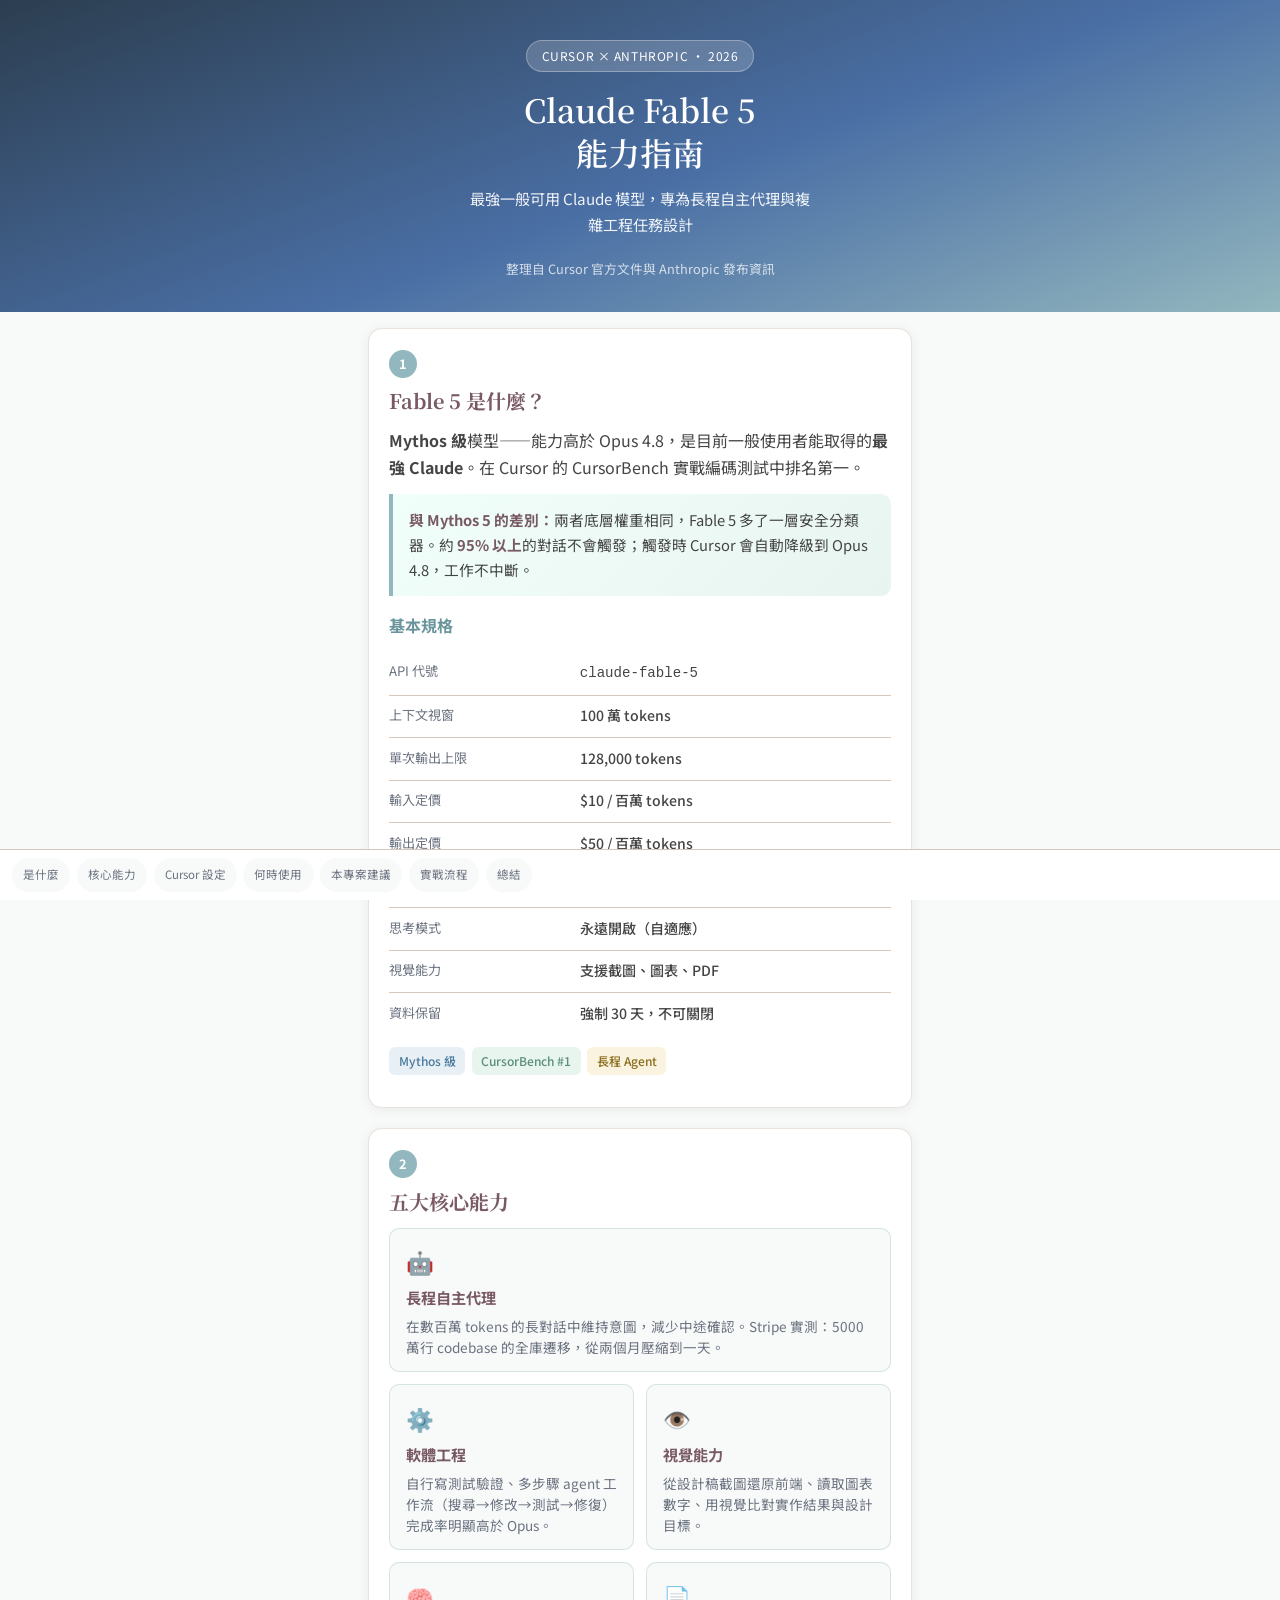
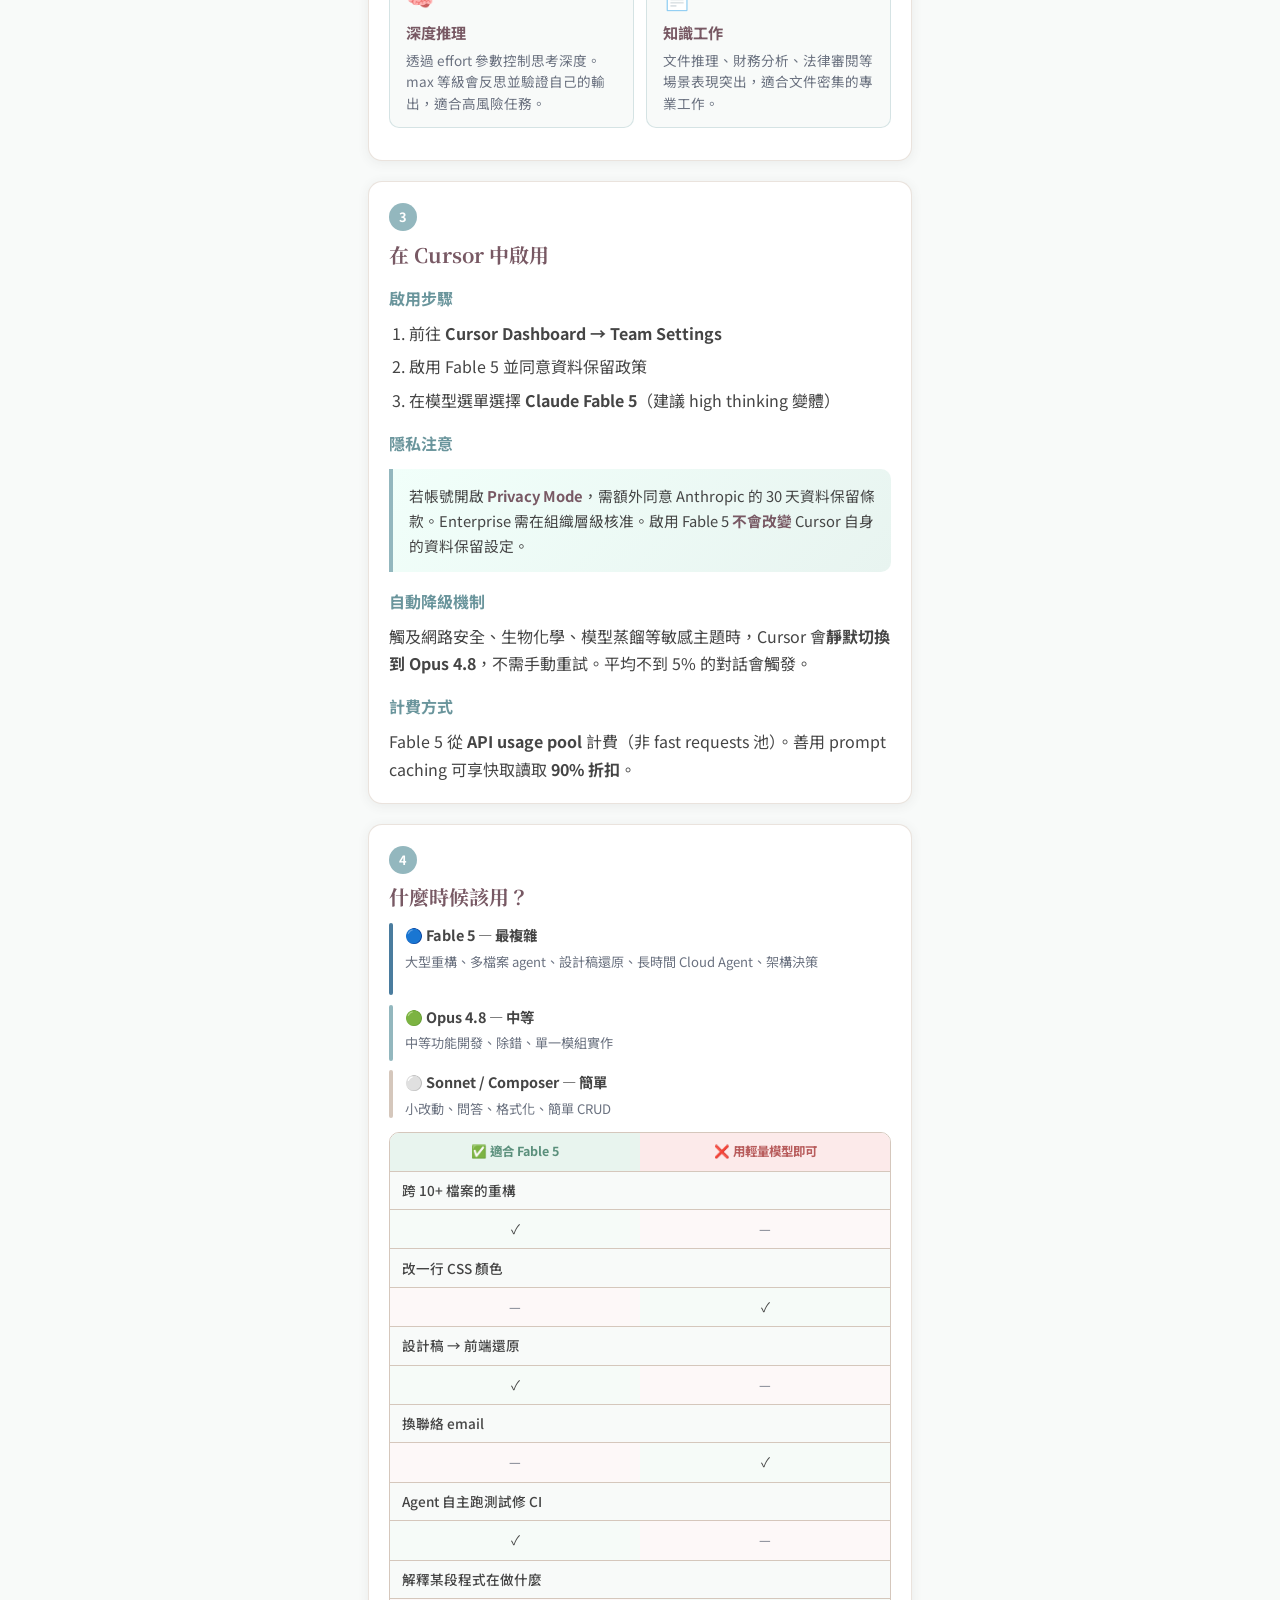
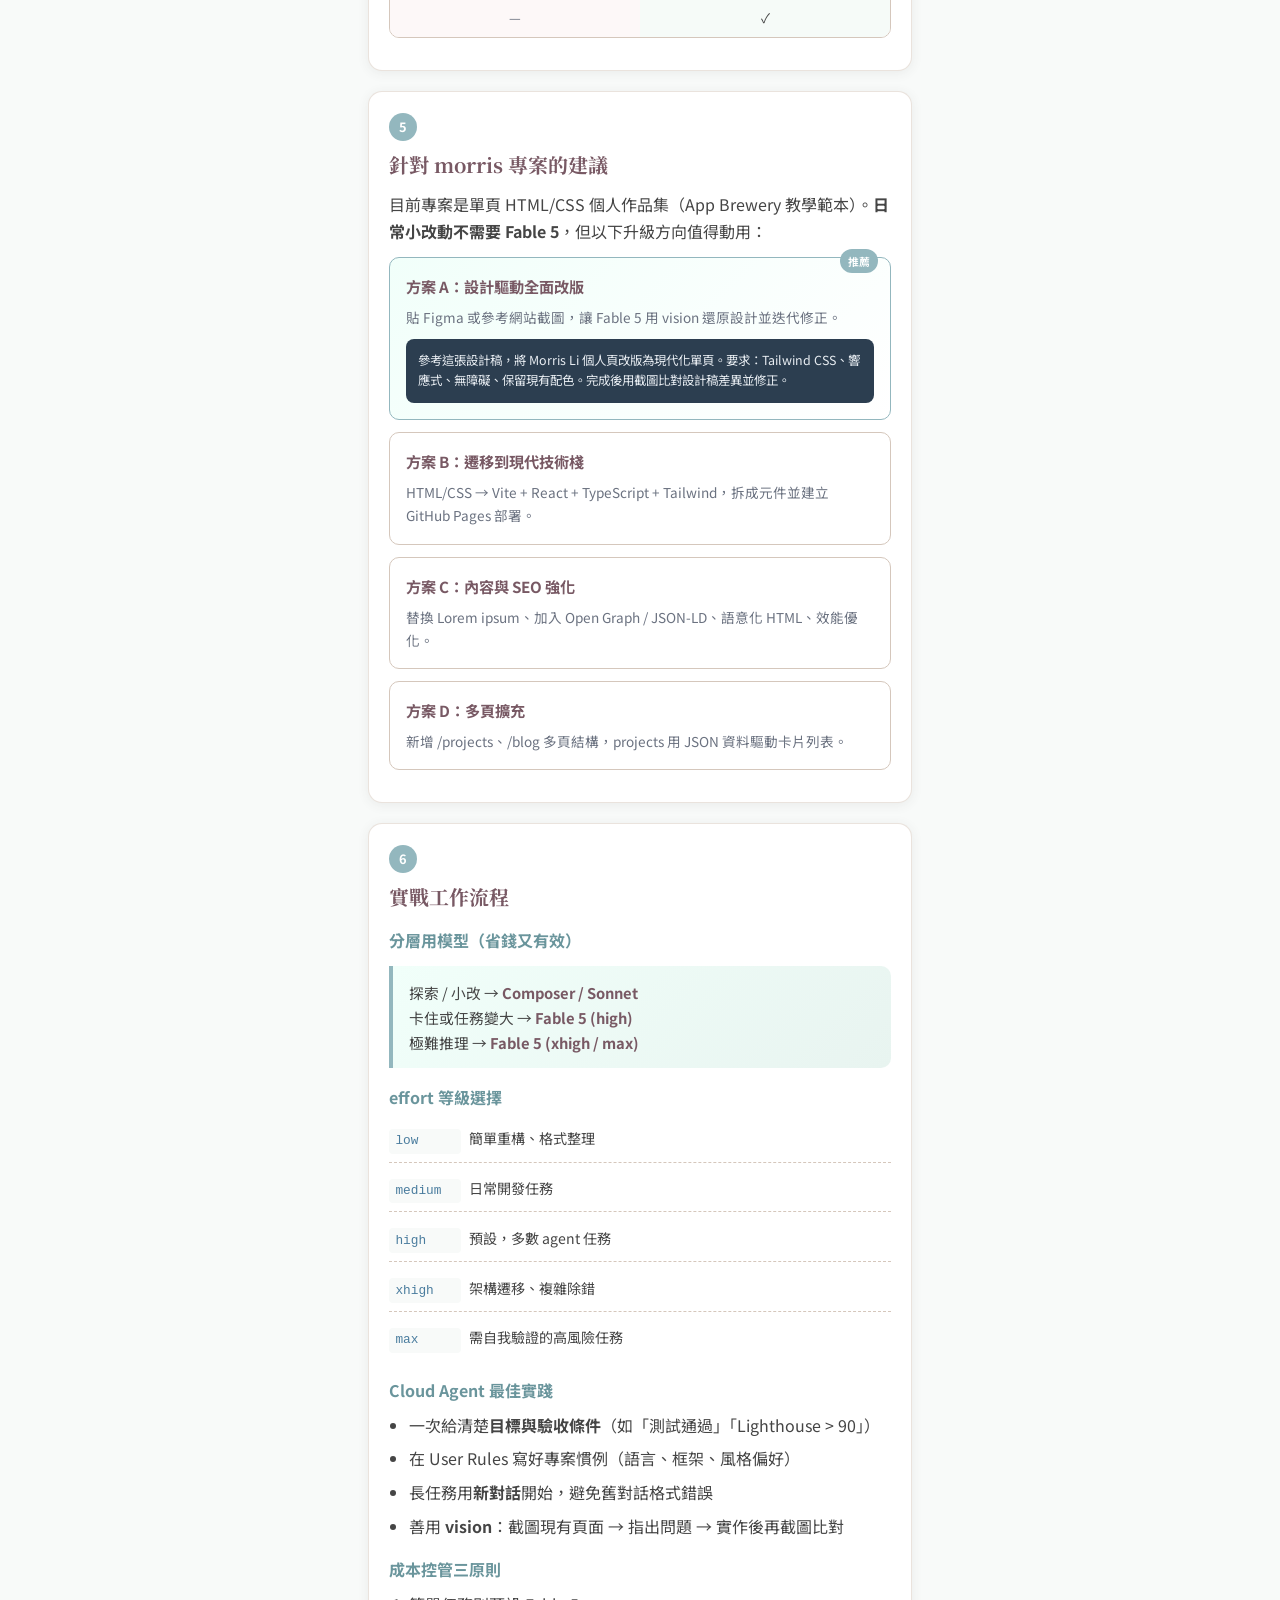
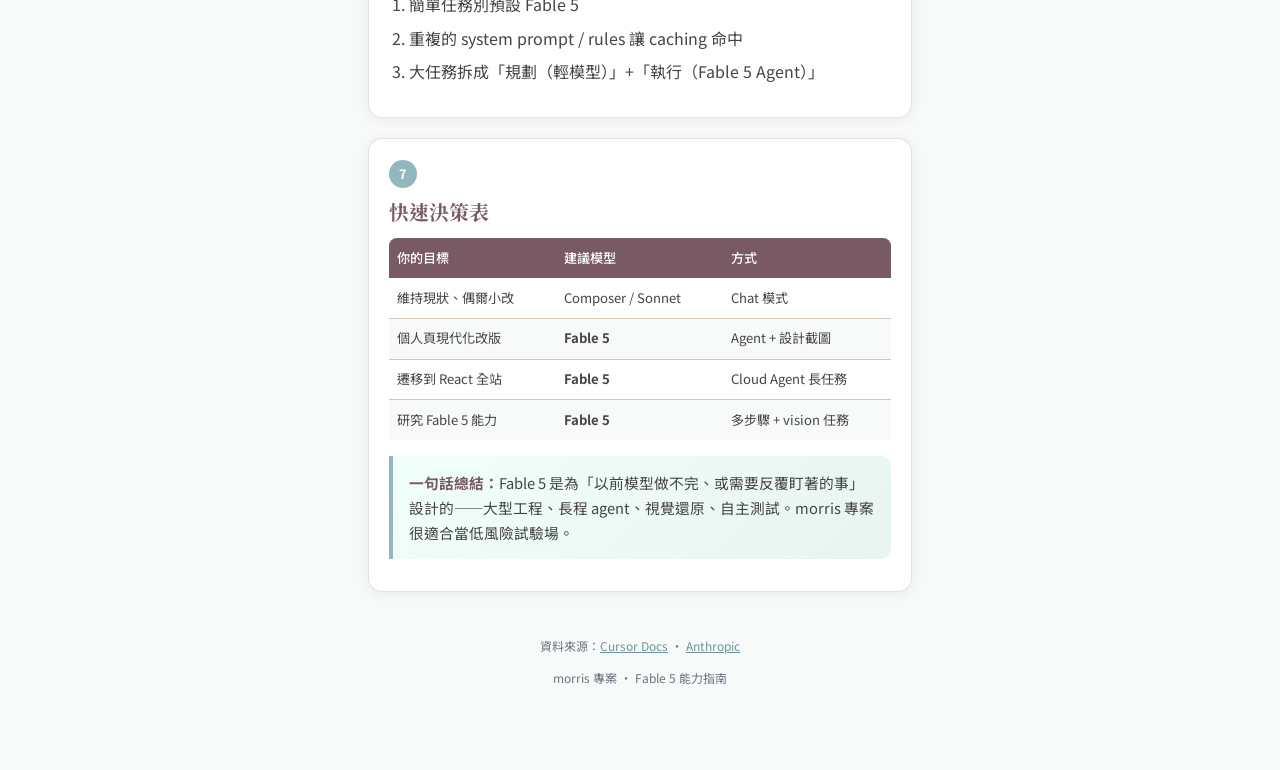
<file: fable5-guide.html>
<!DOCTYPE html>
<html lang="zh-Hant">
<head>
  <meta charset="utf-8">
  <meta name="viewport" content="width=device-width, initial-scale=1, viewport-fit=cover">
  <meta name="theme-color" content="#2c3e50">
  <title>Claude Fable 5 能力指南</title>
  <link rel="preconnect" href="https://fonts.googleapis.com">
  <link rel="preconnect" href="https://fonts.gstatic.com" crossorigin>
  <link href="https://fonts.googleapis.com/css2?family=Noto+Sans+TC:wght@400;500;700&family=Noto+Serif+TC:wght@600&display=swap" rel="stylesheet">
  <style>
    :root {
      /* 專案既有配色 + 日本傳統色補充 */
      --bg: #f8faf9;           /* 白練 shirotsururi 近似 */
      --surface: #ffffff;
      --primary: #93b7be;      /* 專案主色 */
      --primary-dark: #6a959c;
      --accent: #785964;       /* 專案強調色 */
      --accent-soft: #d5c7bc;  /* 專案 footer 色 */
      --text: #454545;
      --text-muted: #6b7280;
      --success: #5a8f7b;      /* 常磐色 tokiwairo 近似 */
      --warning: #c9a227;      /* 山吹色 yamabukiiro 近似 */
      --danger: #b85c5c;       /* 紅梅色 kobaiiro 近似 */
      --info: #4a7c9e;         /* 藍鼠色 ainezumi 近似 */
      --shadow: 0 2px 12px rgba(69, 69, 69, 0.08);
      --radius: 14px;
      --safe-bottom: env(safe-area-inset-bottom, 0px);
    }

    * {
      box-sizing: border-box;
      margin: 0;
      padding: 0;
    }

    html {
      scroll-behavior: smooth;
      -webkit-text-size-adjust: 100%;
    }

    body {
      font-family: 'Noto Sans TC', -apple-system, BlinkMacSystemFont, sans-serif;
      background: var(--bg);
      color: var(--text);
      line-height: 1.7;
      font-size: 16px;
      padding-bottom: calc(72px + var(--safe-bottom));
    }

    /* ── 頂部封面 ── */
    .hero {
      background: linear-gradient(160deg, #2c3e50 0%, #4a6fa5 55%, var(--primary) 100%);
      color: #fff;
      padding: 2.5rem 1.25rem 2rem;
      text-align: center;
    }

    .hero-badge {
      display: inline-block;
      background: rgba(255,255,255,0.18);
      border: 1px solid rgba(255,255,255,0.3);
      border-radius: 999px;
      padding: 0.3rem 0.9rem;
      font-size: 0.75rem;
      letter-spacing: 0.05em;
      margin-bottom: 1rem;
    }

    .hero h1 {
      font-family: 'Noto Serif TC', serif;
      font-size: 1.75rem;
      font-weight: 600;
      line-height: 1.35;
      margin-bottom: 0.75rem;
    }

    .hero p {
      font-size: 0.95rem;
      opacity: 0.92;
      max-width: 22rem;
      margin: 0 auto;
    }

    .hero-meta {
      margin-top: 1.25rem;
      font-size: 0.8rem;
      opacity: 0.75;
    }

    /* ── 快速導覽（固定底部） ── */
    .nav-bar {
      position: fixed;
      bottom: 0;
      left: 0;
      right: 0;
      background: var(--surface);
      border-top: 1px solid var(--accent-soft);
      display: flex;
      overflow-x: auto;
      -webkit-overflow-scrolling: touch;
      scrollbar-width: none;
      padding: 0.5rem 0.75rem calc(0.5rem + var(--safe-bottom));
      z-index: 100;
      gap: 0.4rem;
    }

    .nav-bar::-webkit-scrollbar { display: none; }

    .nav-bar a {
      flex-shrink: 0;
      text-decoration: none;
      color: var(--text-muted);
      font-size: 0.72rem;
      padding: 0.45rem 0.7rem;
      border-radius: 999px;
      background: var(--bg);
      white-space: nowrap;
      transition: background 0.2s, color 0.2s;
    }

    .nav-bar a:active,
    .nav-bar a:focus {
      background: var(--primary);
      color: #fff;
      outline: none;
    }

    /* ── 主內容區 ── */
    main {
      max-width: 36rem;
      margin: 0 auto;
      padding: 1rem 1rem 0;
    }

    section {
      scroll-margin-top: 1rem;
      margin-bottom: 1.25rem;
    }

    .card {
      background: var(--surface);
      border-radius: var(--radius);
      box-shadow: var(--shadow);
      padding: 1.25rem;
      border: 1px solid rgba(213, 199, 188, 0.5);
    }

    .section-num {
      display: inline-flex;
      align-items: center;
      justify-content: center;
      width: 1.75rem;
      height: 1.75rem;
      border-radius: 50%;
      background: var(--primary);
      color: #fff;
      font-size: 0.8rem;
      font-weight: 700;
      margin-bottom: 0.6rem;
    }

    h2 {
      font-family: 'Noto Serif TC', serif;
      font-size: 1.25rem;
      color: var(--accent);
      margin-bottom: 0.75rem;
      line-height: 1.4;
    }

    h3 {
      font-size: 1rem;
      color: var(--primary-dark);
      margin: 1rem 0 0.5rem;
    }

    p { margin-bottom: 0.75rem; }
    p:last-child { margin-bottom: 0; }

    ul, ol {
      padding-left: 1.25rem;
      margin-bottom: 0.75rem;
    }

    li { margin-bottom: 0.4rem; }

    /* ── 重點框 ── */
    .highlight {
      background: linear-gradient(135deg, #f1fffa, #e8f4f0);
      border-left: 4px solid var(--primary);
      border-radius: 0 10px 10px 0;
      padding: 0.85rem 1rem;
      margin: 0.75rem 0;
      font-size: 0.92rem;
    }

    .highlight strong { color: var(--accent); }

    .tag-row {
      display: flex;
      flex-wrap: wrap;
      gap: 0.4rem;
      margin: 0.75rem 0;
    }

    .tag {
      font-size: 0.75rem;
      padding: 0.25rem 0.6rem;
      border-radius: 6px;
      font-weight: 500;
    }

    .tag-blue  { background: #e8f0f6; color: var(--info); }
    .tag-green { background: #e8f4ee; color: var(--success); }
    .tag-gold  { background: #faf3e0; color: #8a6d1a; }
    .tag-red   { background: #fceaea; color: var(--danger); }

    /* ── 規格表 ── */
    .spec-table {
      width: 100%;
      border-collapse: collapse;
      font-size: 0.88rem;
      margin: 0.75rem 0;
    }

    .spec-table tr {
      border-bottom: 1px solid var(--accent-soft);
    }

    .spec-table tr:last-child { border-bottom: none; }

    .spec-table td {
      padding: 0.55rem 0;
      vertical-align: top;
    }

    .spec-table td:first-child {
      color: var(--text-muted);
      width: 38%;
      padding-right: 0.5rem;
      font-size: 0.82rem;
    }

    .spec-table td:last-child {
      font-weight: 500;
    }

    /* ── 能力卡片網格 ── */
    .ability-grid {
      display: grid;
      gap: 0.75rem;
      margin: 0.75rem 0;
    }

    .ability-item {
      background: var(--bg);
      border-radius: 10px;
      padding: 0.85rem 1rem;
      border: 1px solid rgba(147, 183, 190, 0.35);
    }

    .ability-item .icon {
      font-size: 1.4rem;
      margin-bottom: 0.3rem;
    }

    .ability-item h4 {
      font-size: 0.95rem;
      color: var(--accent);
      margin-bottom: 0.3rem;
    }

    .ability-item p {
      font-size: 0.85rem;
      color: var(--text-muted);
      margin: 0;
      line-height: 1.55;
    }

    /* ── 對比表（手機堆疊） ── */
    .compare-block {
      border-radius: 10px;
      overflow: hidden;
      margin: 0.75rem 0;
      border: 1px solid var(--accent-soft);
    }

    .compare-header {
      display: grid;
      grid-template-columns: 1fr 1fr;
      font-size: 0.78rem;
      font-weight: 700;
      text-align: center;
    }

    .compare-header div {
      padding: 0.5rem;
    }

    .compare-header .yes { background: #e8f4ee; color: var(--success); }
    .compare-header .no  { background: #fceaea; color: var(--danger); }

    .compare-row {
      display: grid;
      grid-template-columns: 1fr 1fr;
      font-size: 0.82rem;
      border-top: 1px solid var(--accent-soft);
    }

    .compare-row .task {
      grid-column: 1 / -1;
      background: var(--bg);
      padding: 0.45rem 0.75rem;
      font-weight: 500;
      font-size: 0.85rem;
      border-bottom: 1px solid var(--accent-soft);
    }

    .compare-row .cell {
      padding: 0.5rem 0.75rem;
      text-align: center;
    }

    .compare-row .cell.yes { background: #f6fbf8; }
    .compare-row .cell.no  { background: #fdf8f8; color: var(--text-muted); }

    /* ── 模型選擇階梯 ── */
    .ladder {
      margin: 0.75rem 0;
    }

    .ladder-step {
      display: flex;
      gap: 0.75rem;
      margin-bottom: 0.6rem;
      align-items: flex-start;
    }

    .ladder-bar {
      width: 4px;
      border-radius: 2px;
      align-self: stretch;
      min-height: 3rem;
      flex-shrink: 0;
    }

    .ladder-step:nth-child(1) .ladder-bar { background: #4a7c9e; height: 4.5rem; }
    .ladder-step:nth-child(2) .ladder-bar { background: var(--primary); height: 3.5rem; }
    .ladder-step:nth-child(3) .ladder-bar { background: var(--accent-soft); height: 2.5rem; }

    .ladder-content h4 {
      font-size: 0.9rem;
      margin-bottom: 0.2rem;
    }

    .ladder-content p {
      font-size: 0.82rem;
      color: var(--text-muted);
      margin: 0;
    }

    /* ── 方案卡片 ── */
    .plan-card {
      border: 1px solid var(--accent-soft);
      border-radius: 10px;
      padding: 1rem;
      margin-bottom: 0.75rem;
      position: relative;
    }

    .plan-card.recommended {
      border-color: var(--primary);
      background: linear-gradient(135deg, #f1fffa, #fff);
    }

    .plan-label {
      position: absolute;
      top: -0.55rem;
      right: 0.75rem;
      background: var(--primary);
      color: #fff;
      font-size: 0.68rem;
      padding: 0.15rem 0.5rem;
      border-radius: 999px;
      font-weight: 600;
    }

    .plan-card h4 {
      font-size: 0.95rem;
      color: var(--accent);
      margin-bottom: 0.4rem;
    }

    .plan-card p {
      font-size: 0.85rem;
      color: var(--text-muted);
      margin: 0;
    }

    .prompt-box {
      background: #2c3e50;
      color: #e8edf2;
      border-radius: 8px;
      padding: 0.75rem;
      font-size: 0.78rem;
      line-height: 1.6;
      margin-top: 0.6rem;
      overflow-x: auto;
    }

    /* ── effort 表 ── */
    .effort-list {
      list-style: none;
      padding: 0;
    }

    .effort-list li {
      display: flex;
      align-items: baseline;
      gap: 0.5rem;
      padding: 0.5rem 0;
      border-bottom: 1px dashed var(--accent-soft);
      font-size: 0.88rem;
    }

    .effort-list li:last-child { border-bottom: none; }

    .effort-name {
      font-family: monospace;
      background: var(--bg);
      padding: 0.1rem 0.4rem;
      border-radius: 4px;
      font-size: 0.8rem;
      color: var(--info);
      flex-shrink: 0;
      min-width: 4.5rem;
    }

    /* ── 總結表 ── */
    .summary-table {
      width: 100%;
      font-size: 0.82rem;
      border-collapse: collapse;
    }

    .summary-table th {
      background: var(--accent);
      color: #fff;
      padding: 0.55rem 0.5rem;
      text-align: left;
      font-weight: 500;
    }

    .summary-table th:first-child { border-radius: 8px 0 0 0; }
    .summary-table th:last-child  { border-radius: 0 8px 0 0; }

    .summary-table td {
      padding: 0.55rem 0.5rem;
      border-bottom: 1px solid var(--accent-soft);
      vertical-align: top;
    }

    .summary-table tr:last-child td { border-bottom: none; }

    .summary-table tr:nth-child(even) td { background: var(--bg); }

    /* ── 頁尾 ── */
    footer {
      text-align: center;
      padding: 1.5rem 1rem 1rem;
      font-size: 0.75rem;
      color: var(--text-muted);
    }

    footer a { color: var(--primary-dark); }

    @media (min-width: 480px) {
      .hero h1 { font-size: 2rem; }
      .ability-grid { grid-template-columns: 1fr 1fr; }
      .ability-grid .ability-item:first-child { grid-column: 1 / -1; }
    }
  </style>
</head>
<body>

  <header class="hero">
    <div class="hero-badge">CURSOR × ANTHROPIC · 2026</div>
    <h1>Claude Fable 5<br>能力指南</h1>
    <p>最強一般可用 Claude 模型，專為長程自主代理與複雜工程任務設計</p>
    <div class="hero-meta">整理自 Cursor 官方文件與 Anthropic 發布資訊</div>
  </header>

  <nav class="nav-bar" aria-label="章節導覽">
    <a href="#s1">是什麼</a>
    <a href="#s2">核心能力</a>
    <a href="#s3">Cursor 設定</a>
    <a href="#s4">何時使用</a>
    <a href="#s5">本專案建議</a>
    <a href="#s6">實戰流程</a>
    <a href="#s7">總結</a>
  </nav>

  <main>

    <!-- §1 是什麼 -->
    <section id="s1">
      <div class="card">
        <div class="section-num">1</div>
        <h2>Fable 5 是什麼？</h2>
        <p><strong>Mythos 級</strong>模型——能力高於 Opus 4.8，是目前一般使用者能取得的<strong>最強 Claude</strong>。在 Cursor 的 CursorBench 實戰編碼測試中排名第一。</p>

        <div class="highlight">
          <strong>與 Mythos 5 的差別：</strong>兩者底層權重相同，Fable 5 多了一層安全分類器。約 <strong>95% 以上</strong>的對話不會觸發；觸發時 Cursor 會自動降級到 Opus 4.8，工作不中斷。
        </div>

        <h3>基本規格</h3>
        <table class="spec-table">
          <tr><td>API 代號</td><td><code>claude-fable-5</code></td></tr>
          <tr><td>上下文視窗</td><td>100 萬 tokens</td></tr>
          <tr><td>單次輸出上限</td><td>128,000 tokens</td></tr>
          <tr><td>輸入定價</td><td>$10 / 百萬 tokens</td></tr>
          <tr><td>輸出定價</td><td>$50 / 百萬 tokens</td></tr>
          <tr><td>相對 Opus 4.8</td><td>約 2 倍費用</td></tr>
          <tr><td>思考模式</td><td>永遠開啟（自適應）</td></tr>
          <tr><td>視覺能力</td><td>支援截圖、圖表、PDF</td></tr>
          <tr><td>資料保留</td><td>強制 30 天，不可關閉</td></tr>
        </table>

        <div class="tag-row">
          <span class="tag tag-blue">Mythos 級</span>
          <span class="tag tag-green">CursorBench #1</span>
          <span class="tag tag-gold">長程 Agent</span>
        </div>
      </div>
    </section>

    <!-- §2 核心能力 -->
    <section id="s2">
      <div class="card">
        <div class="section-num">2</div>
        <h2>五大核心能力</h2>

        <div class="ability-grid">
          <div class="ability-item">
            <div class="icon">🤖</div>
            <h4>長程自主代理</h4>
            <p>在數百萬 tokens 的長對話中維持意圖，減少中途確認。Stripe 實測：5000 萬行 codebase 的全庫遷移，從兩個月壓縮到一天。</p>
          </div>
          <div class="ability-item">
            <div class="icon">⚙️</div>
            <h4>軟體工程</h4>
            <p>自行寫測試驗證、多步驟 agent 工作流（搜尋→修改→測試→修復）完成率明顯高於 Opus。</p>
          </div>
          <div class="ability-item">
            <div class="icon">👁️</div>
            <h4>視覺能力</h4>
            <p>從設計稿截圖還原前端、讀取圖表數字、用視覺比對實作結果與設計目標。</p>
          </div>
          <div class="ability-item">
            <div class="icon">🧠</div>
            <h4>深度推理</h4>
            <p>透過 effort 參數控制思考深度。max 等級會反思並驗證自己的輸出，適合高風險任務。</p>
          </div>
          <div class="ability-item">
            <div class="icon">📄</div>
            <h4>知識工作</h4>
            <p>文件推理、財務分析、法律審閱等場景表現突出，適合文件密集的專業工作。</p>
          </div>
        </div>
      </div>
    </section>

    <!-- §3 Cursor 設定 -->
    <section id="s3">
      <div class="card">
        <div class="section-num">3</div>
        <h2>在 Cursor 中啟用</h2>

        <h3>啟用步驟</h3>
        <ol>
          <li>前往 <strong>Cursor Dashboard → Team Settings</strong></li>
          <li>啟用 Fable 5 並同意資料保留政策</li>
          <li>在模型選單選擇 <strong>Claude Fable 5</strong>（建議 high thinking 變體）</li>
        </ol>

        <h3>隱私注意</h3>
        <div class="highlight">
          若帳號開啟 <strong>Privacy Mode</strong>，需額外同意 Anthropic 的 30 天資料保留條款。Enterprise 需在組織層級核准。啟用 Fable 5 <strong>不會改變</strong> Cursor 自身的資料保留設定。
        </div>

        <h3>自動降級機制</h3>
        <p>觸及網路安全、生物化學、模型蒸餾等敏感主題時，Cursor 會<strong>靜默切換到 Opus 4.8</strong>，不需手動重試。平均不到 5% 的對話會觸發。</p>

        <h3>計費方式</h3>
        <p>Fable 5 從 <strong>API usage pool</strong> 計費（非 fast requests 池）。善用 prompt caching 可享快取讀取 <strong>90% 折扣</strong>。</p>
      </div>
    </section>

    <!-- §4 何時使用 -->
    <section id="s4">
      <div class="card">
        <div class="section-num">4</div>
        <h2>什麼時候該用？</h2>

        <div class="ladder">
          <div class="ladder-step">
            <div class="ladder-bar"></div>
            <div class="ladder-content">
              <h4>🔵 Fable 5 — 最複雜</h4>
              <p>大型重構、多檔案 agent、設計稿還原、長時間 Cloud Agent、架構決策</p>
            </div>
          </div>
          <div class="ladder-step">
            <div class="ladder-bar"></div>
            <div class="ladder-content">
              <h4>🟢 Opus 4.8 — 中等</h4>
              <p>中等功能開發、除錯、單一模組實作</p>
            </div>
          </div>
          <div class="ladder-step">
            <div class="ladder-bar"></div>
            <div class="ladder-content">
              <h4>⚪ Sonnet / Composer — 簡單</h4>
              <p>小改動、問答、格式化、簡單 CRUD</p>
            </div>
          </div>
        </div>

        <div class="compare-block">
          <div class="compare-header">
            <div class="yes">✅ 適合 Fable 5</div>
            <div class="no">❌ 用輕量模型即可</div>
          </div>
          <div class="compare-row">
            <div class="task">跨 10+ 檔案的重構</div>
            <div class="cell yes">✓</div>
            <div class="cell no">—</div>
          </div>
          <div class="compare-row">
            <div class="task">改一行 CSS 顏色</div>
            <div class="cell no">—</div>
            <div class="cell yes">✓</div>
          </div>
          <div class="compare-row">
            <div class="task">設計稿 → 前端還原</div>
            <div class="cell yes">✓</div>
            <div class="cell no">—</div>
          </div>
          <div class="compare-row">
            <div class="task">換聯絡 email</div>
            <div class="cell no">—</div>
            <div class="cell yes">✓</div>
          </div>
          <div class="compare-row">
            <div class="task">Agent 自主跑測試修 CI</div>
            <div class="cell yes">✓</div>
            <div class="cell no">—</div>
          </div>
          <div class="compare-row">
            <div class="task">解釋某段程式在做什麼</div>
            <div class="cell no">—</div>
            <div class="cell yes">✓</div>
          </div>
        </div>
      </div>
    </section>

    <!-- §5 本專案建議 -->
    <section id="s5">
      <div class="card">
        <div class="section-num">5</div>
        <h2>針對 morris 專案的建議</h2>
        <p>目前專案是單頁 HTML/CSS 個人作品集（App Brewery 教學範本）。<strong>日常小改動不需要 Fable 5</strong>，但以下升級方向值得動用：</p>

        <div class="plan-card recommended">
          <span class="plan-label">推薦</span>
          <h4>方案 A：設計驅動全面改版</h4>
          <p>貼 Figma 或參考網站截圖，讓 Fable 5 用 vision 還原設計並迭代修正。</p>
          <div class="prompt-box">參考這張設計稿，將 Morris Li 個人頁改版為現代化單頁。要求：Tailwind CSS、響應式、無障礙、保留現有配色。完成後用截圖比對設計稿差異並修正。</div>
        </div>

        <div class="plan-card">
          <h4>方案 B：遷移到現代技術棧</h4>
          <p>HTML/CSS → Vite + React + TypeScript + Tailwind，拆成元件並建立 GitHub Pages 部署。</p>
        </div>

        <div class="plan-card">
          <h4>方案 C：內容與 SEO 強化</h4>
          <p>替換 Lorem ipsum、加入 Open Graph / JSON-LD、語意化 HTML、效能優化。</p>
        </div>

        <div class="plan-card">
          <h4>方案 D：多頁擴充</h4>
          <p>新增 /projects、/blog 多頁結構，projects 用 JSON 資料驅動卡片列表。</p>
        </div>
      </div>
    </section>

    <!-- §6 實戰流程 -->
    <section id="s6">
      <div class="card">
        <div class="section-num">6</div>
        <h2>實戰工作流程</h2>

        <h3>分層用模型（省錢又有效）</h3>
        <div class="highlight">
          探索 / 小改 → <strong>Composer / Sonnet</strong><br>
          卡住或任務變大 → <strong>Fable 5 (high)</strong><br>
          極難推理 → <strong>Fable 5 (xhigh / max)</strong>
        </div>

        <h3>effort 等級選擇</h3>
        <ul class="effort-list">
          <li><span class="effort-name">low</span> 簡單重構、格式整理</li>
          <li><span class="effort-name">medium</span> 日常開發任務</li>
          <li><span class="effort-name">high</span> 預設，多數 agent 任務</li>
          <li><span class="effort-name">xhigh</span> 架構遷移、複雜除錯</li>
          <li><span class="effort-name">max</span> 需自我驗證的高風險任務</li>
        </ul>

        <h3>Cloud Agent 最佳實踐</h3>
        <ul>
          <li>一次給清楚<strong>目標與驗收條件</strong>（如「測試通過」「Lighthouse &gt; 90」）</li>
          <li>在 User Rules 寫好專案慣例（語言、框架、風格偏好）</li>
          <li>長任務用<strong>新對話</strong>開始，避免舊對話格式錯誤</li>
          <li>善用 <strong>vision</strong>：截圖現有頁面 → 指出問題 → 實作後再截圖比對</li>
        </ul>

        <h3>成本控管三原則</h3>
        <ol>
          <li>簡單任務別預設 Fable 5</li>
          <li>重複的 system prompt / rules 讓 caching 命中</li>
          <li>大任務拆成「規劃（輕模型）」+「執行（Fable 5 Agent）」</li>
        </ol>
      </div>
    </section>

    <!-- §7 總結 -->
    <section id="s7">
      <div class="card">
        <div class="section-num">7</div>
        <h2>快速決策表</h2>

        <table class="summary-table">
          <thead>
            <tr>
              <th>你的目標</th>
              <th>建議模型</th>
              <th>方式</th>
            </tr>
          </thead>
          <tbody>
            <tr>
              <td>維持現狀、偶爾小改</td>
              <td>Composer / Sonnet</td>
              <td>Chat 模式</td>
            </tr>
            <tr>
              <td>個人頁現代化改版</td>
              <td><strong>Fable 5</strong></td>
              <td>Agent + 設計截圖</td>
            </tr>
            <tr>
              <td>遷移到 React 全站</td>
              <td><strong>Fable 5</strong></td>
              <td>Cloud Agent 長任務</td>
            </tr>
            <tr>
              <td>研究 Fable 5 能力</td>
              <td><strong>Fable 5</strong></td>
              <td>多步驟 + vision 任務</td>
            </tr>
          </tbody>
        </table>

        <div class="highlight" style="margin-top: 1rem;">
          <strong>一句話總結：</strong>Fable 5 是為「以前模型做不完、或需要反覆盯著的事」設計的——大型工程、長程 agent、視覺還原、自主測試。morris 專案很適合當低風險試驗場。
        </div>
      </div>
    </section>

  </main>

  <footer>
  <p>資料來源：<a href="https://cursor.com/docs/models/claude-fable-5">Cursor Docs</a> · <a href="https://www.anthropic.com/news/claude-fable-5-mythos-5">Anthropic</a></p>
  <p style="margin-top:0.4rem;">morris 專案 · Fable 5 能力指南</p>
  </footer>

</body>
</html>
</file>
